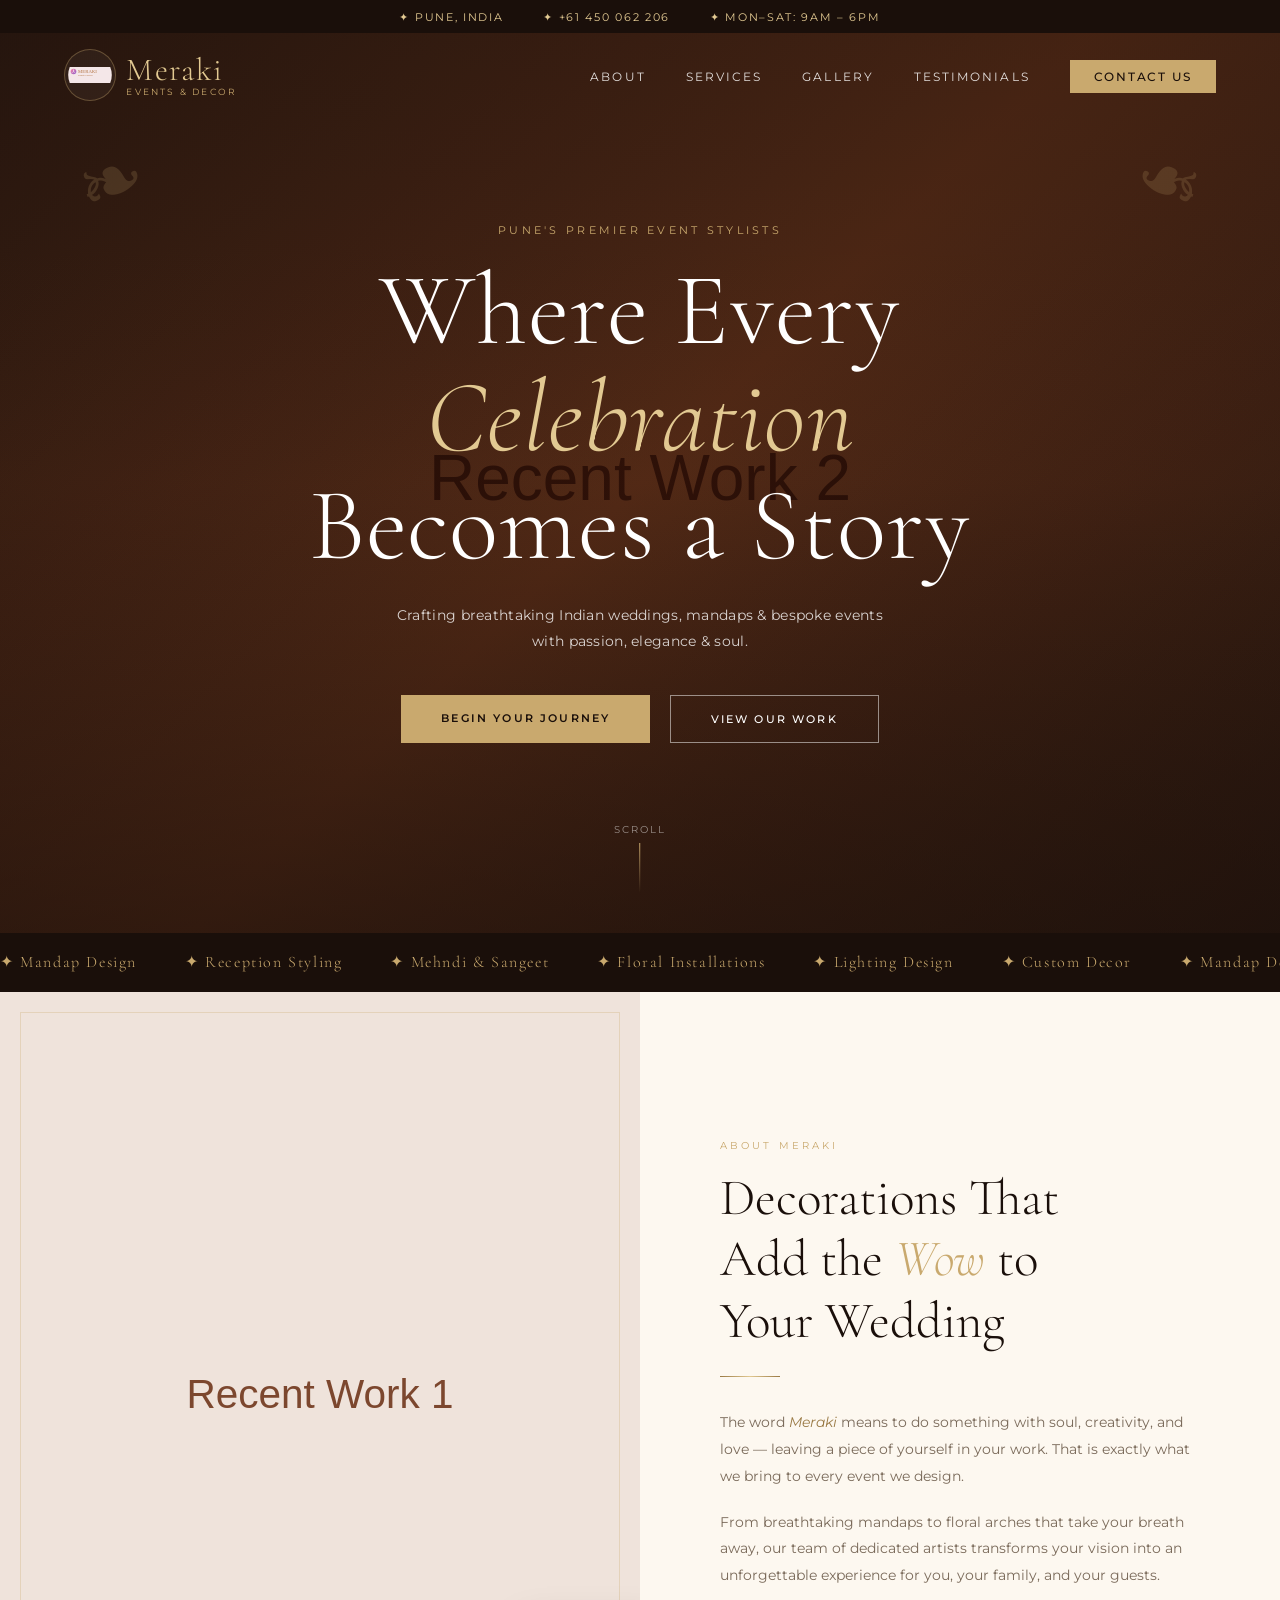
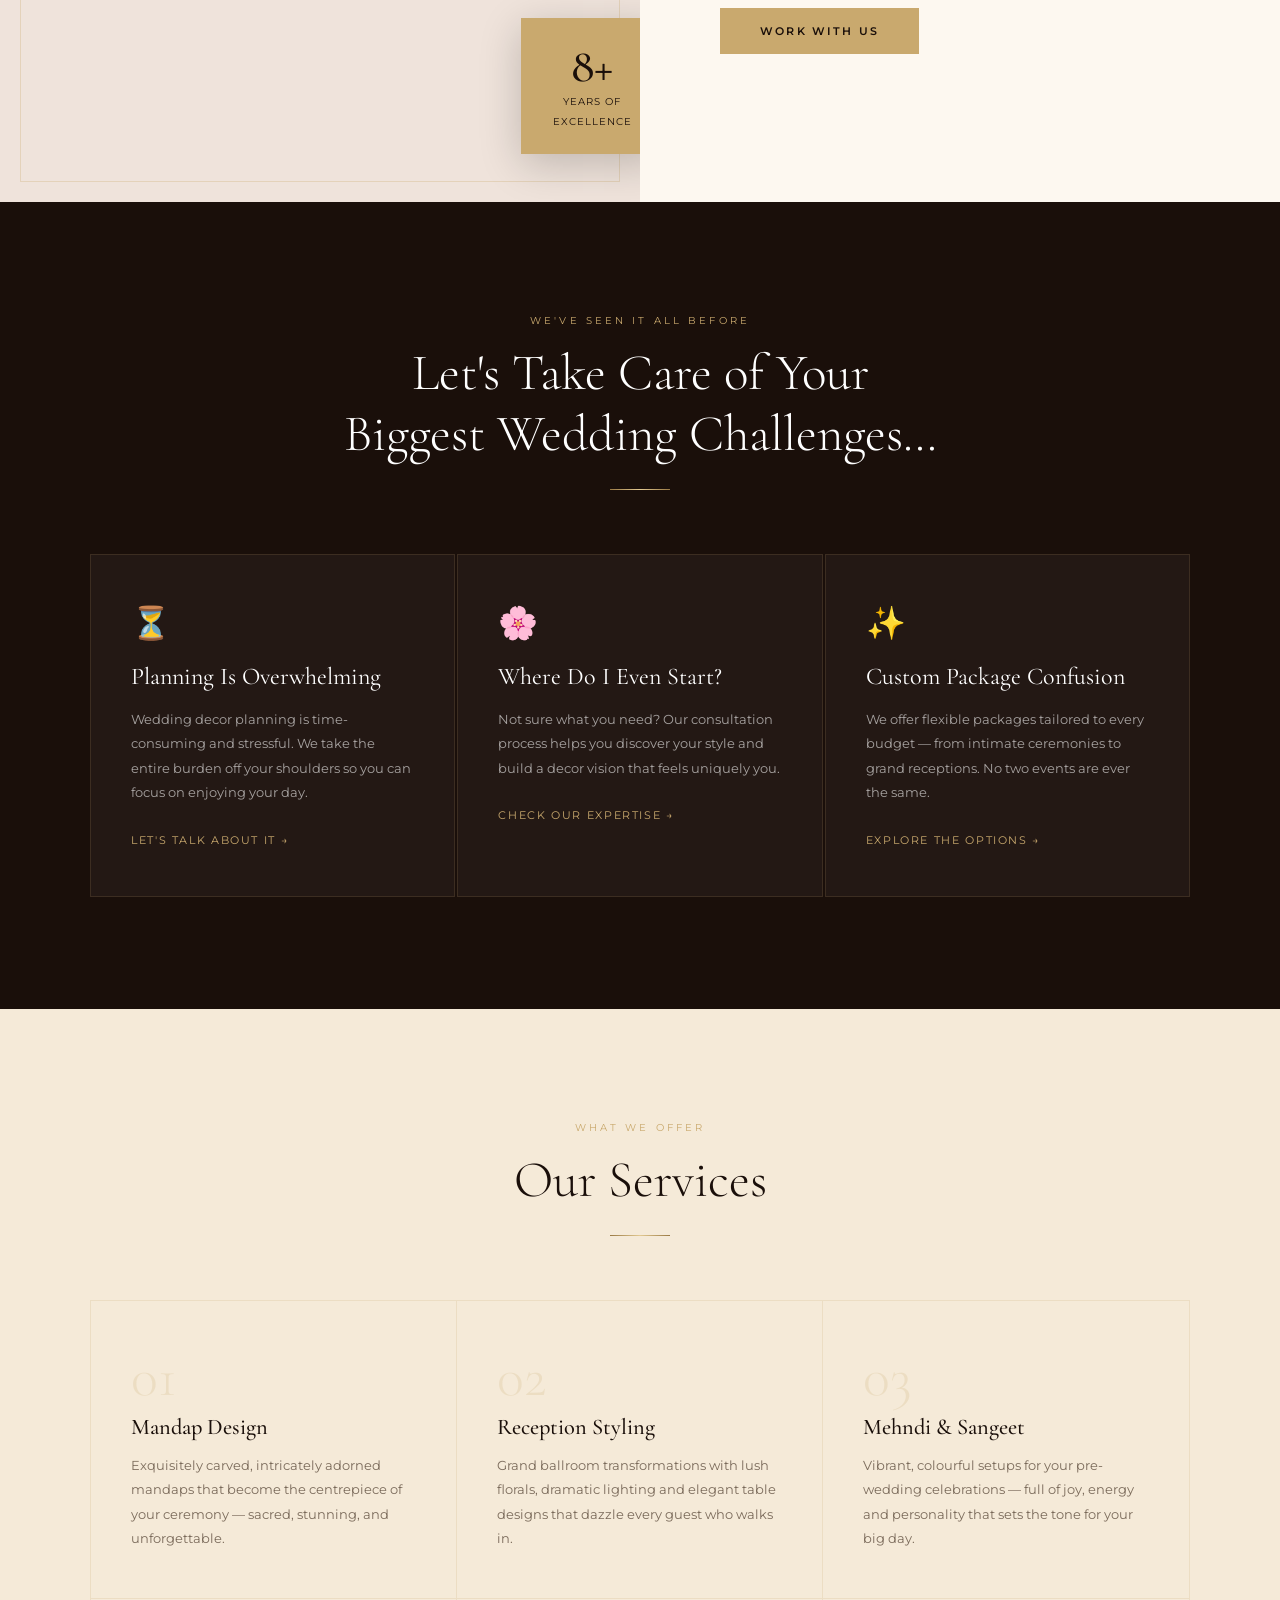
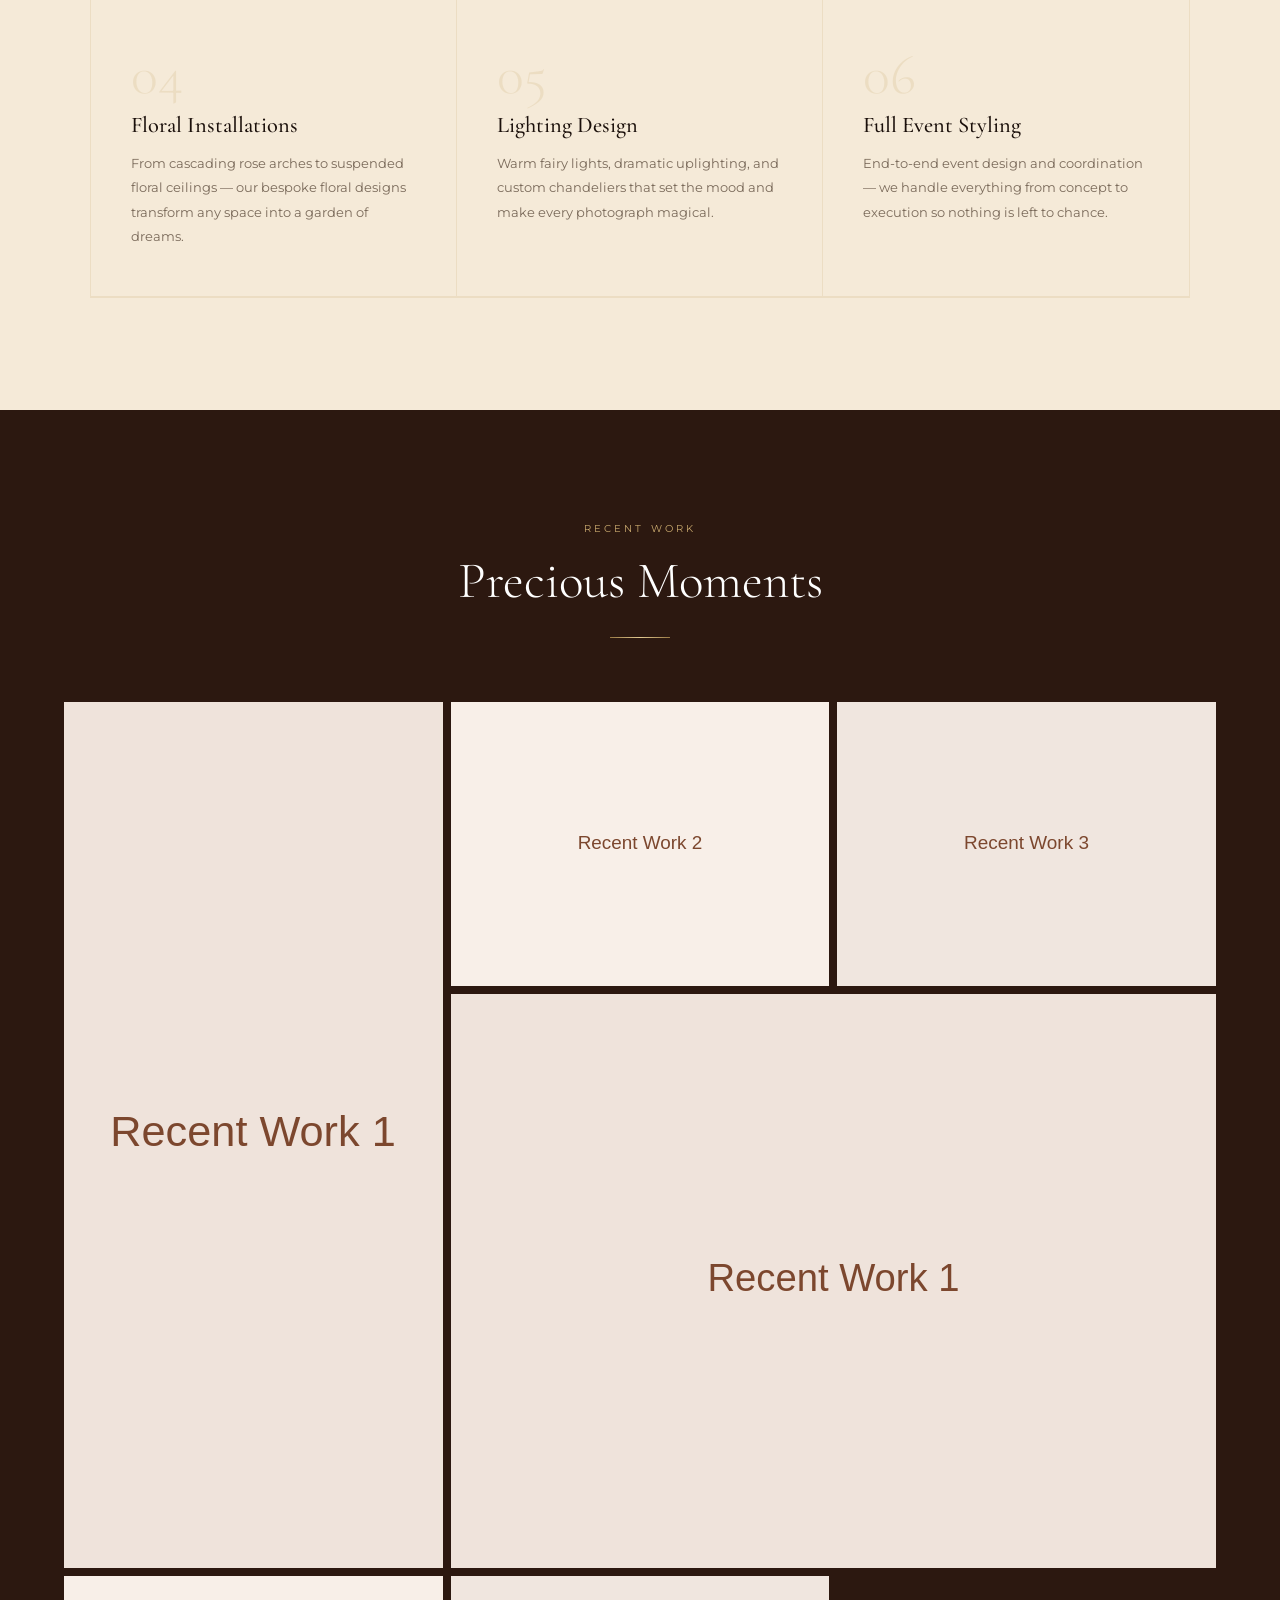
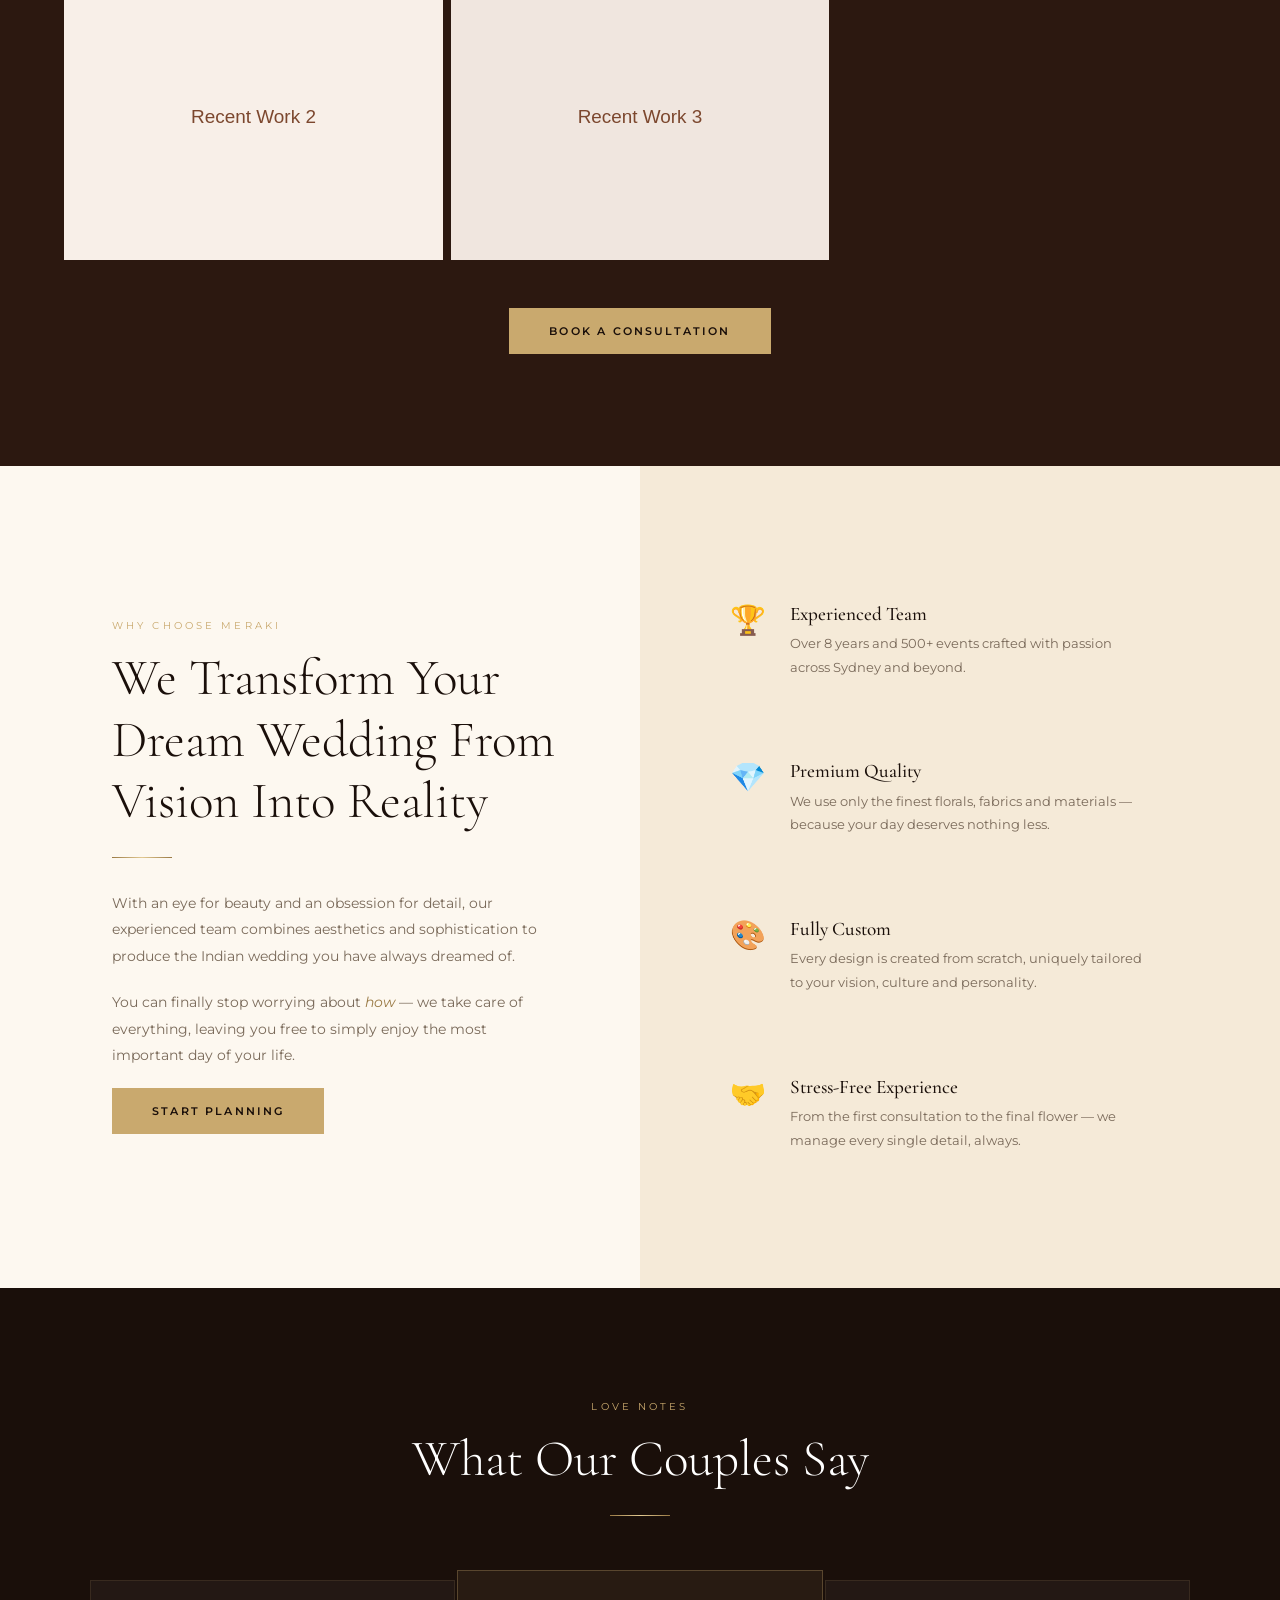
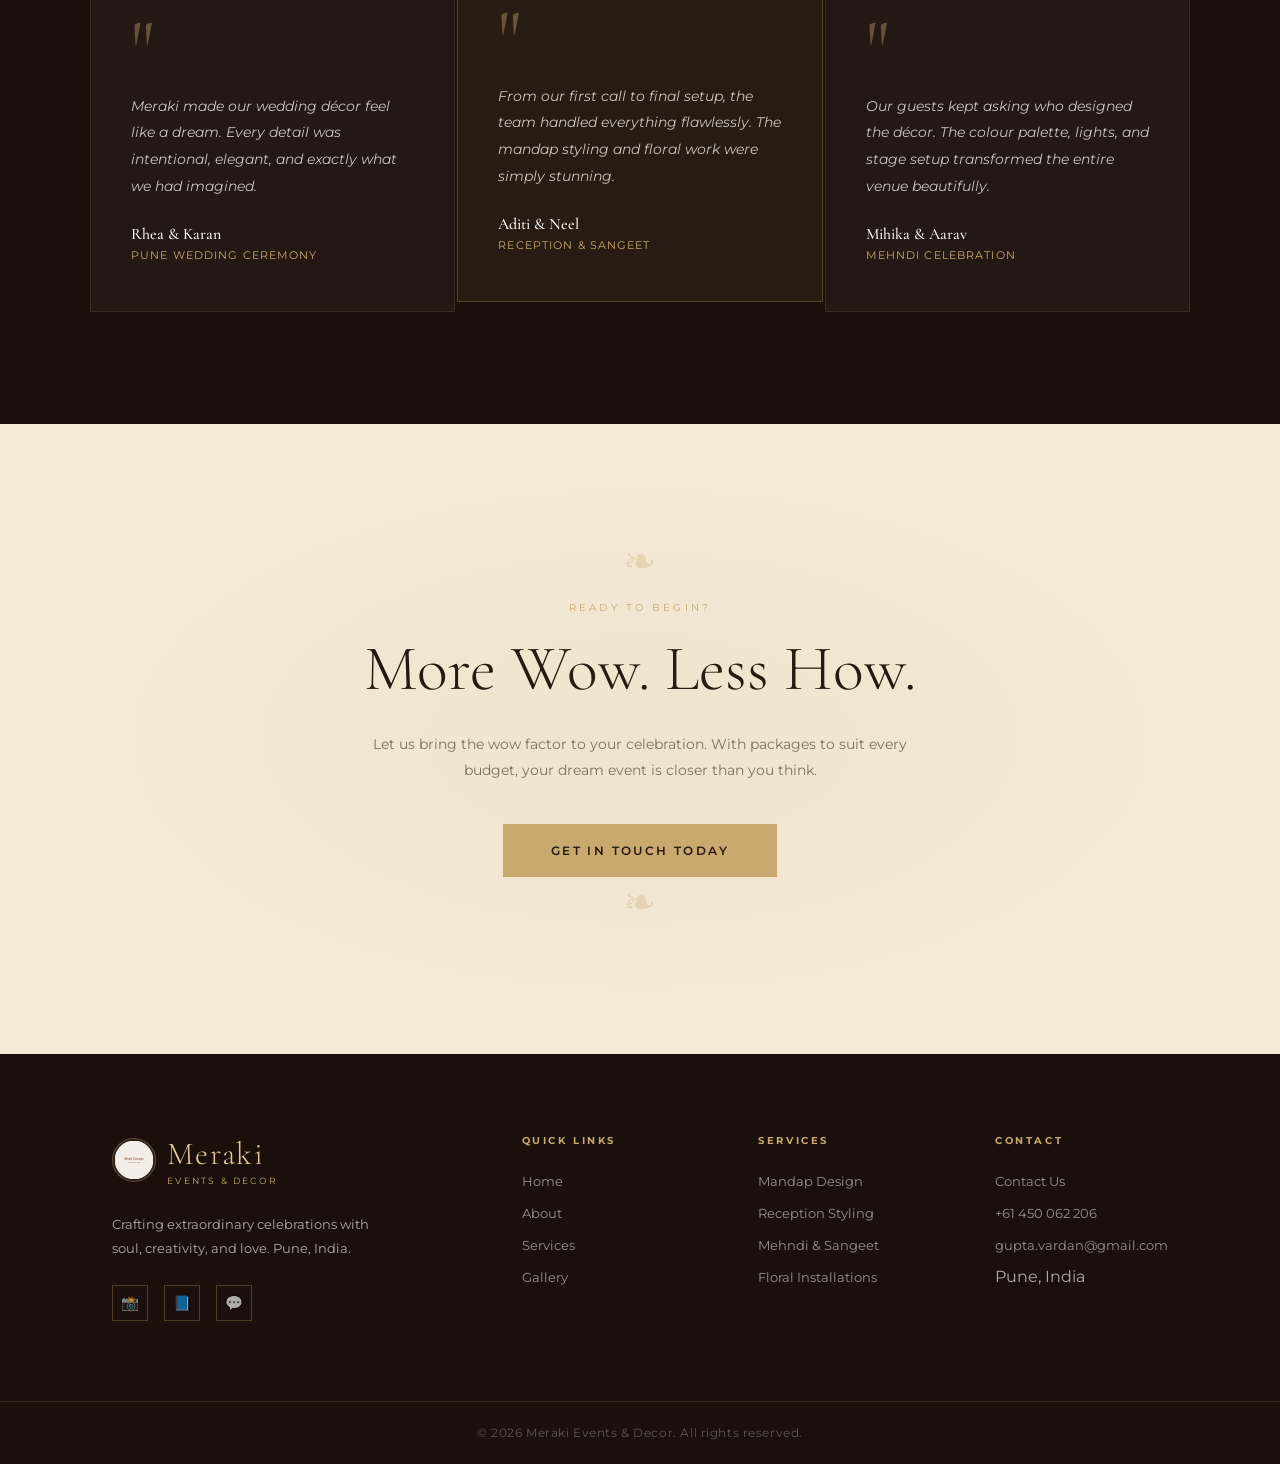
<file: index.html>
<!DOCTYPE html>
<html lang="en">
<head>
  <meta charset="UTF-8" />
  <meta name="viewport" content="width=device-width, initial-scale=1.0" />
  <title>Meraki Events & Decor – Where Love Meets Art</title>
  <link rel="preconnect" href="https://fonts.googleapis.com" />
  <link rel="preconnect" href="https://fonts.gstatic.com" crossorigin />
  <link href="https://fonts.googleapis.com/css2?family=Cormorant+Garamond:ital,wght@0,300;0,400;0,500;0,600;1,300;1,400&family=Montserrat:wght@300;400;500;600&display=swap" rel="stylesheet" />
  <link rel="stylesheet" href="styles.css" />
</head>
<body>

  <!-- TOP BAR -->
  <div class="topbar">
    <span>✦ Pune, India</span>
    <span>✦ <a href="tel:+61450062206">+61 450 062 206</a></span>
    <span>✦ Mon–Sat: 9AM – 6PM</span>
  </div>

  <!-- NAVIGATION -->
  <nav class="nav" id="nav">
    <a href="index.html" class="nav-logo" aria-label="Meraki Events & Decor Home">
      <img src="assets/meraki-logo.svg" alt="Meraki Events & Decor logo" class="brand-logo" />
      <span class="logo-stack">
        <span class="logo-meraki">Meraki</span>
        <span class="logo-sub">Events &amp; Decor</span>
      </span>
    </a>
    <button class="hamburger" id="hamburger" aria-label="Menu">
      <span></span><span></span><span></span>
    </button>
    <ul class="nav-links" id="nav-links">
      <li><a href="#about">About</a></li>
      <li><a href="#services">Services</a></li>
      <li><a href="#gallery">Gallery</a></li>
      <li><a href="#testimonials">Testimonials</a></li>
      <li><a href="contact.html" class="nav-cta">Contact Us</a></li>
    </ul>
  </nav>

  <!-- HERO -->
  <section class="hero">
    <div class="hero-bg">
      <div class="hero-overlay"></div>
    </div>
    <div class="hero-ornament top-left">❧</div>
    <div class="hero-ornament top-right">❧</div>
    <div class="hero-content">
      <p class="hero-eyebrow">Pune's Premier Event Stylists</p>
      <h1 class="hero-title">
        Where Every<br/>
        <em>Celebration</em><br/>
        Becomes a Story
      </h1>
      <p class="hero-sub">Crafting breathtaking Indian weddings, mandaps &amp; bespoke events with passion, elegance &amp; soul.</p>
      <div class="hero-btns">
        <a href="contact.html" class="btn-primary">Begin Your Journey</a>
        <a href="#gallery" class="btn-ghost">View Our Work</a>
      </div>
    </div>
    <div class="hero-scroll">
      <span>Scroll</span>
      <div class="scroll-line"></div>
    </div>
  </section>

  <!-- INTRO BAND -->
  <section class="intro-band">
    <div class="band-inner">
      <span>✦ Mandap Design</span>
      <span>✦ Reception Styling</span>
      <span>✦ Mehndi & Sangeet</span>
      <span>✦ Floral Installations</span>
      <span>✦ Lighting Design</span>
      <span>✦ Custom Decor</span>
    </div>
  </section>

  <!-- ABOUT -->
  <section class="about" id="about">
    <div class="about-img-col">
      <div class="about-img-frame">
        <img src="assets/work-1.svg" alt="Meraki Events Decor" onerror="this.style.background='linear-gradient(135deg,#c9a96e22,#8b1a1a22)';this.style.minHeight='480px';this.removeAttribute('onerror')" />
        <div class="about-img-badge">
          <span class="badge-num">8+</span>
          <span class="badge-txt">Years of<br/>Excellence</span>
        </div>
      </div>
    </div>
    <div class="about-text-col">
      <p class="section-eyebrow">About Meraki</p>
      <h2 class="section-title">Decorations That<br/>Add the <em>Wow</em> to<br/>Your Wedding</h2>
      <div class="gold-rule"></div>
      <p class="body-text">The word <em>Meraki</em> means to do something with soul, creativity, and love — leaving a piece of yourself in your work. That is exactly what we bring to every event we design.</p>
      <p class="body-text">From breathtaking mandaps to floral arches that take your breath away, our team of dedicated artists transforms your vision into an unforgettable experience for you, your family, and your guests.</p>
      <a href="contact.html" class="btn-primary">Work With Us</a>
    </div>
  </section>

  <!-- CHALLENGES -->
  <section class="challenges" id="challenges">
    <div class="challenges-header">
      <p class="section-eyebrow light">We've Seen It All Before</p>
      <h2 class="section-title light">Let's Take Care of Your<br/>Biggest Wedding Challenges…</h2>
      <div class="gold-rule center"></div>
    </div>
    <div class="challenges-grid">
      <div class="challenge-card" data-reveal>
        <div class="challenge-icon">⏳</div>
        <h3>Planning Is Overwhelming</h3>
        <p>Wedding decor planning is time-consuming and stressful. We take the entire burden off your shoulders so you can focus on enjoying your day.</p>
        <a href="contact.html" class="card-link">Let's talk about it →</a>
      </div>
      <div class="challenge-card" data-reveal>
        <div class="challenge-icon">🌸</div>
        <h3>Where Do I Even Start?</h3>
        <p>Not sure what you need? Our consultation process helps you discover your style and build a decor vision that feels uniquely you.</p>
        <a href="contact.html" class="card-link">Check our expertise →</a>
      </div>
      <div class="challenge-card" data-reveal>
        <div class="challenge-icon">✨</div>
        <h3>Custom Package Confusion</h3>
        <p>We offer flexible packages tailored to every budget — from intimate ceremonies to grand receptions. No two events are ever the same.</p>
        <a href="contact.html" class="card-link">Explore the options →</a>
      </div>
    </div>
  </section>

  <!-- SERVICES -->
  <section class="services" id="services">
    <div class="services-header">
      <p class="section-eyebrow">What We Offer</p>
      <h2 class="section-title">Our Services</h2>
      <div class="gold-rule center"></div>
    </div>
    <div class="services-grid">
      <div class="service-item" data-reveal>
        <div class="service-num">01</div>
        <h3>Mandap Design</h3>
        <p>Exquisitely carved, intricately adorned mandaps that become the centrepiece of your ceremony — sacred, stunning, and unforgettable.</p>
      </div>
      <div class="service-item" data-reveal>
        <div class="service-num">02</div>
        <h3>Reception Styling</h3>
        <p>Grand ballroom transformations with lush florals, dramatic lighting and elegant table designs that dazzle every guest who walks in.</p>
      </div>
      <div class="service-item" data-reveal>
        <div class="service-num">03</div>
        <h3>Mehndi & Sangeet</h3>
        <p>Vibrant, colourful setups for your pre-wedding celebrations — full of joy, energy and personality that sets the tone for your big day.</p>
      </div>
      <div class="service-item" data-reveal>
        <div class="service-num">04</div>
        <h3>Floral Installations</h3>
        <p>From cascading rose arches to suspended floral ceilings — our bespoke floral designs transform any space into a garden of dreams.</p>
      </div>
      <div class="service-item" data-reveal>
        <div class="service-num">05</div>
        <h3>Lighting Design</h3>
        <p>Warm fairy lights, dramatic uplighting, and custom chandeliers that set the mood and make every photograph magical.</p>
      </div>
      <div class="service-item" data-reveal>
        <div class="service-num">06</div>
        <h3>Full Event Styling</h3>
        <p>End-to-end event design and coordination — we handle everything from concept to execution so nothing is left to chance.</p>
      </div>
    </div>
  </section>

  <!-- GALLERY -->
  <section class="gallery" id="gallery">
    <div class="gallery-header">
      <p class="section-eyebrow light">Recent Work</p>
      <h2 class="section-title light">Precious Moments</h2>
      <div class="gold-rule center"></div>
    </div>
    <div class="gallery-grid">
      <div class="gallery-item tall" data-reveal>
        <img src="assets/work-1.svg" alt="Wedding decor" />
        <div class="gallery-caption">Grand Mandap</div>
      </div>
      <div class="gallery-item" data-reveal>
        <img src="assets/work-2.svg" alt="Floral arch" />
        <div class="gallery-caption">Floral Arch</div>
      </div>
      <div class="gallery-item" data-reveal>
        <img src="assets/work-3.svg" alt="Reception" />
        <div class="gallery-caption">Reception Hall</div>
      </div>
      <div class="gallery-item wide" data-reveal>
        <img src="assets/work-1.svg" alt="Sangeet decor" />
        <div class="gallery-caption">Sangeet Night</div>
      </div>
      <div class="gallery-item" data-reveal>
        <img src="assets/work-2.svg" alt="Mehndi setup" />
        <div class="gallery-caption">Mehndi Setup</div>
      </div>
      <div class="gallery-item" data-reveal>
        <img src="assets/work-3.svg" alt="Table styling" />
        <div class="gallery-caption">Table Styling</div>
      </div>
    </div>
    <div class="gallery-cta">
      <a href="contact.html" class="btn-primary">Book a Consultation</a>
    </div>
  </section>

  <!-- WHY US -->
  <section class="why-us" id="why">
    <div class="why-left">
      <p class="section-eyebrow">Why Choose Meraki</p>
      <h2 class="section-title">We Transform Your Dream Wedding From Vision Into Reality</h2>
      <div class="gold-rule"></div>
      <p class="body-text">With an eye for beauty and an obsession for detail, our experienced team combines aesthetics and sophistication to produce the Indian wedding you have always dreamed of.</p>
      <p class="body-text">You can finally stop worrying about <em>how</em> — we take care of everything, leaving you free to simply enjoy the most important day of your life.</p>
      <a href="contact.html" class="btn-primary">Start Planning</a>
    </div>
    <div class="why-right">
      <div class="why-feat" data-reveal>
        <div class="why-feat-icon">🏆</div>
        <div>
          <h4>Experienced Team</h4>
          <p>Over 8 years and 500+ events crafted with passion across Sydney and beyond.</p>
        </div>
      </div>
      <div class="why-feat" data-reveal>
        <div class="why-feat-icon">💎</div>
        <div>
          <h4>Premium Quality</h4>
          <p>We use only the finest florals, fabrics and materials — because your day deserves nothing less.</p>
        </div>
      </div>
      <div class="why-feat" data-reveal>
        <div class="why-feat-icon">🎨</div>
        <div>
          <h4>Fully Custom</h4>
          <p>Every design is created from scratch, uniquely tailored to your vision, culture and personality.</p>
        </div>
      </div>
      <div class="why-feat" data-reveal>
        <div class="why-feat-icon">🤝</div>
        <div>
          <h4>Stress-Free Experience</h4>
          <p>From the first consultation to the final flower — we manage every single detail, always.</p>
        </div>
      </div>
    </div>
  </section>

  <!-- TESTIMONIALS -->
  <section class="testimonials" id="testimonials">
    <div class="testimonials-header">
      <p class="section-eyebrow light">Love Notes</p>
      <h2 class="section-title light">What Our Couples Say</h2>
      <div class="gold-rule center"></div>
    </div>
    <div class="testi-grid">
      <div class="testi-card" data-reveal>
        <div class="quote-mark">"</div>
        <p>Meraki made our wedding décor feel like a dream. Every detail was intentional, elegant, and exactly what we had imagined.</p>
        <div class="testi-author">
          <strong>Rhea & Karan</strong>
          <span>Pune Wedding Ceremony</span>
        </div>
      </div>
      <div class="testi-card featured" data-reveal>
        <div class="quote-mark">"</div>
        <p>From our first call to final setup, the team handled everything flawlessly. The mandap styling and floral work were simply stunning.</p>
        <div class="testi-author">
          <strong>Aditi & Neel</strong>
          <span>Reception & Sangeet</span>
        </div>
      </div>
      <div class="testi-card" data-reveal>
        <div class="quote-mark">"</div>
        <p>Our guests kept asking who designed the décor. The colour palette, lights, and stage setup transformed the entire venue beautifully.</p>
        <div class="testi-author">
          <strong>Mihika & Aarav</strong>
          <span>Mehndi Celebration</span>
        </div>
      </div>
    </div>
  </section>

  <!-- CTA BANNER -->
  <section class="cta-banner">
    <div class="cta-ornament">❧</div>
    <p class="section-eyebrow light">Ready to Begin?</p>
    <h2 class="cta-title">More Wow. Less How.</h2>
    <p class="cta-sub">Let us bring the wow factor to your celebration. With packages to suit every budget, your dream event is closer than you think.</p>
    <a href="contact.html" class="btn-primary large">Get in Touch Today</a>
    <div class="cta-ornament">❧</div>
  </section>

  <!-- FOOTER -->
  <footer class="footer">
    <div class="footer-top">
      <div class="footer-brand">
        <a href="index.html" class="footer-logo" aria-label="Meraki Events & Decor Home">
          <img src="assets/logo.svg" alt="Meraki logo mark" class="footer-logo-mark" />
          <span class="logo-stack">
            <span class="logo-meraki">Meraki</span>
            <span class="logo-sub">Events &amp; Decor</span>
          </span>
        </a>
        <p>Crafting extraordinary celebrations with soul, creativity, and love. Pune, India.</p>
        <div class="social-links">
          <a href="https://instagram.com" target="_blank" rel="noopener" aria-label="Instagram">📸</a>
          <a href="https://www.facebook.com/MerakiConceptsEvents/" target="_blank" rel="noopener" aria-label="Facebook">📘</a>
          <a href="https://wa.me/61450062206" target="_blank" rel="noopener" aria-label="WhatsApp">💬</a>
        </div>
      </div>
      <div class="footer-col">
        <h5>Quick Links</h5>
        <ul>
          <li><a href="index.html">Home</a></li>
          <li><a href="#about">About</a></li>
          <li><a href="#services">Services</a></li>
          <li><a href="#gallery">Gallery</a></li>
        </ul>
      </div>
      <div class="footer-col">
        <h5>Services</h5>
        <ul>
          <li><a href="#services">Mandap Design</a></li>
          <li><a href="#services">Reception Styling</a></li>
          <li><a href="#services">Mehndi & Sangeet</a></li>
          <li><a href="#services">Floral Installations</a></li>
        </ul>
      </div>
      <div class="footer-col">
        <h5>Contact</h5>
        <ul>
          <li><a href="contact.html">Contact Us</a></li>
          <li><a href="tel:+61450062206">+61 450 062 206</a></li>
          <li><a href="mailto:gupta.vardan@gmail.com">gupta.vardan@gmail.com</a></li>
          <li>Pune, India</li>
        </ul>
      </div>
    </div>
    <div class="footer-bottom">
      <p>© 2026 Meraki Events & Decor. All rights reserved.</p>
    </div>
  </footer>

  <script src="script.js"></script>
</body>
</html>
</file>
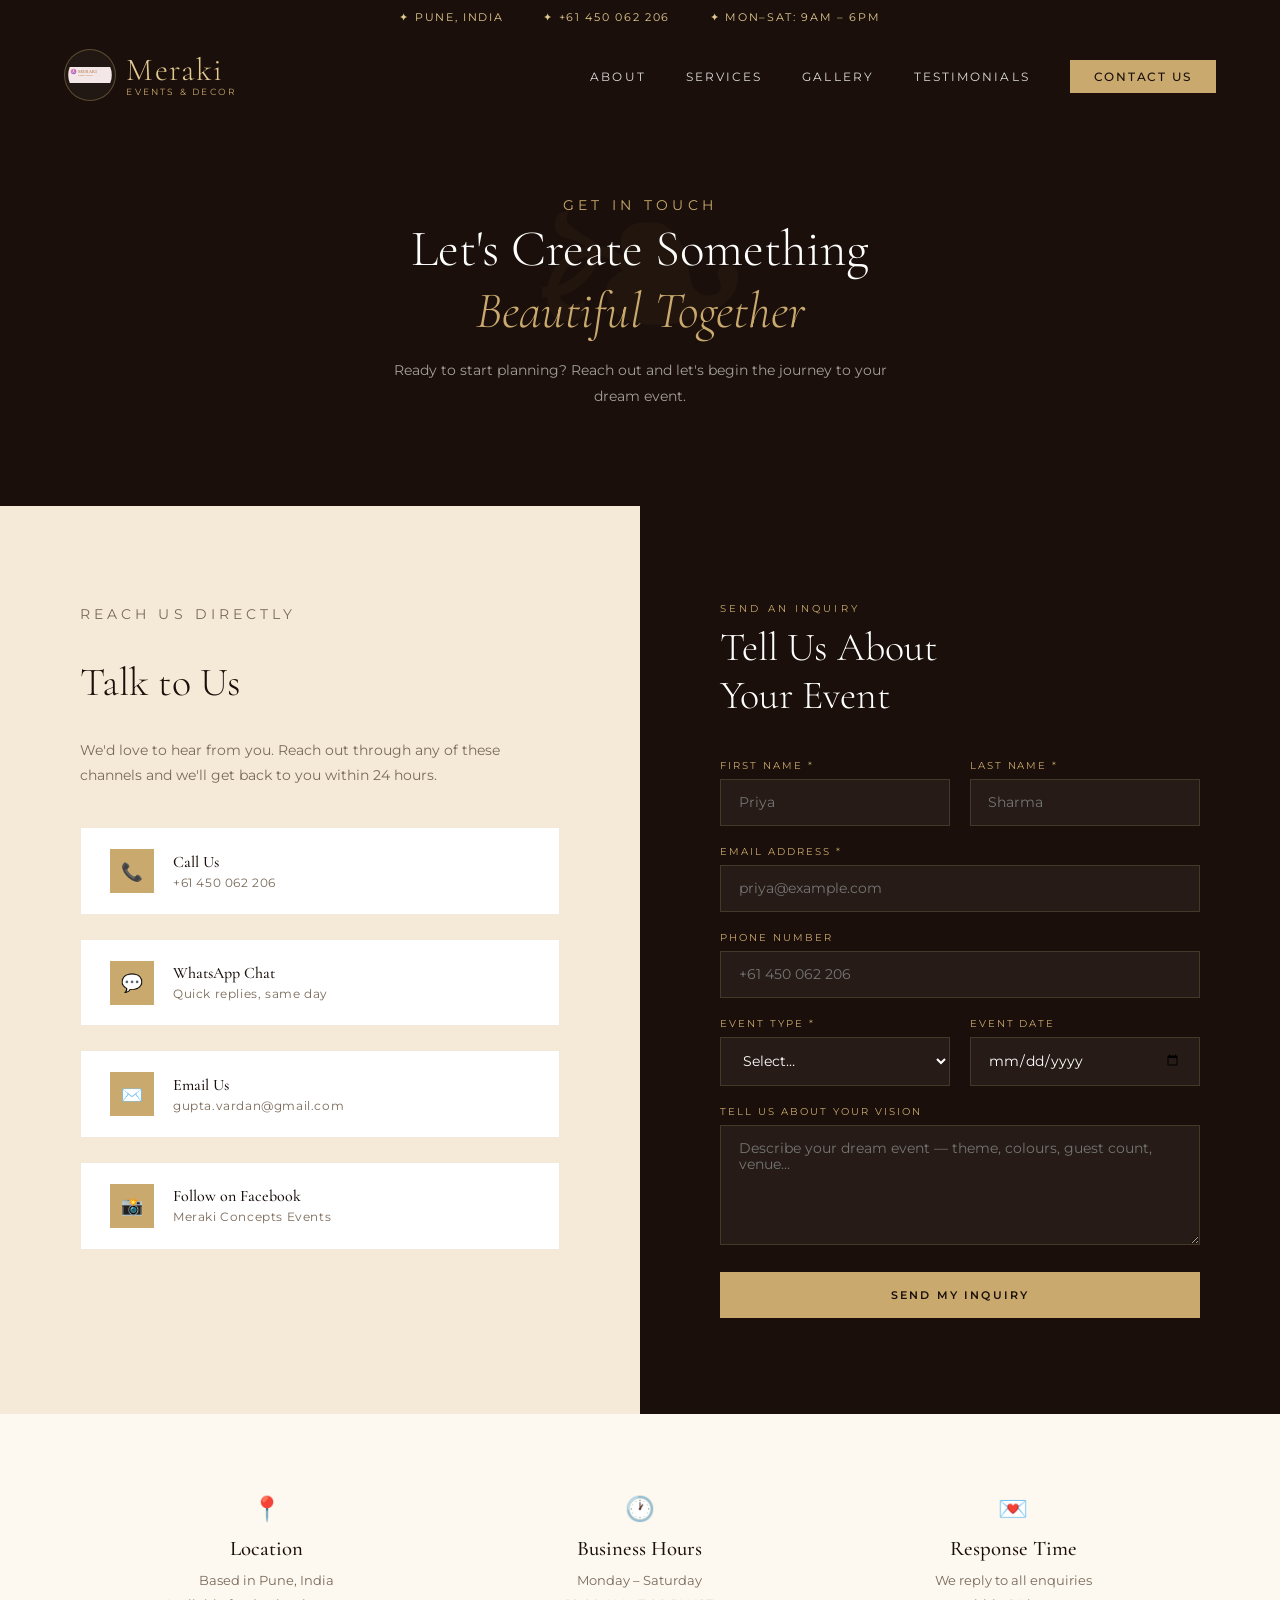
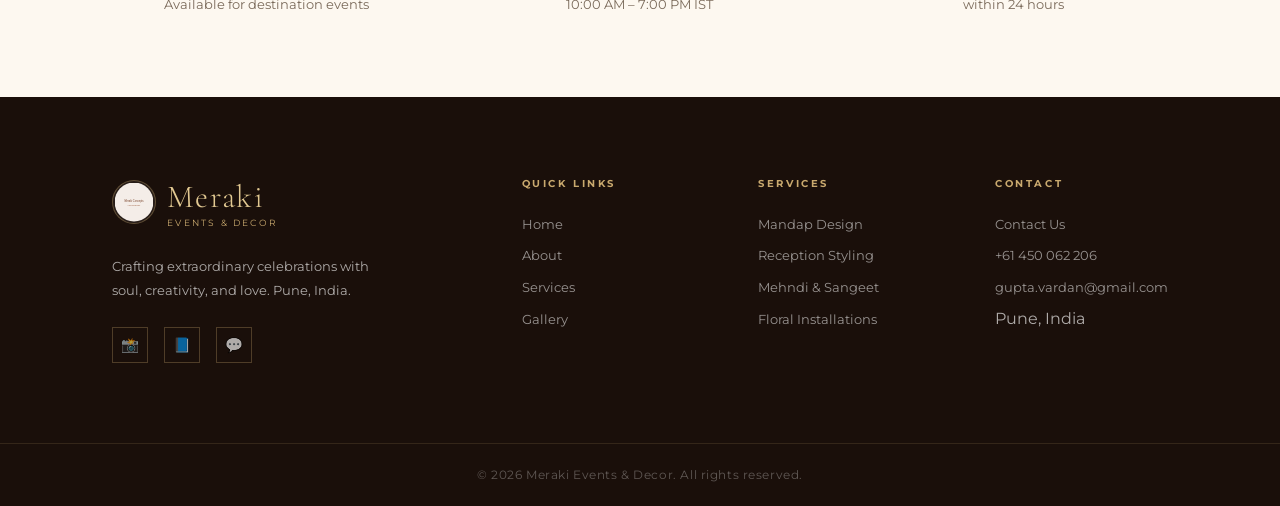
<file: contact.html>
<!DOCTYPE html>
<html lang="en">
<head>
  <meta charset="UTF-8" />
  <meta name="viewport" content="width=device-width, initial-scale=1.0" />
  <title>Contact – Meraki Events & Decor</title>
  <link rel="preconnect" href="https://fonts.googleapis.com" />
  <link rel="preconnect" href="https://fonts.gstatic.com" crossorigin />
  <link href="https://fonts.googleapis.com/css2?family=Cormorant+Garamond:ital,wght@0,300;0,400;0,500;0,600;1,300;1,400&family=Montserrat:wght@300;400;500;600&display=swap" rel="stylesheet" />
  <link rel="stylesheet" href="styles.css" />
  <style>
    /* ===========================
       CONTACT PAGE SPECIFIC
       =========================== */
    .contact-hero {
      background: var(--deep);
      padding: 10rem 4rem 6rem;
      text-align: center;
      position: relative;
      overflow: hidden;
    }
    .contact-hero::before {
      content: '❧';
      position: absolute;
      font-size: 18rem;
      color: var(--gold);
      opacity: 0.04;
      top: 50%;
      left: 50%;
      transform: translate(-50%, -50%);
      pointer-events: none;
    }
    .contact-hero .section-title.light { margin-bottom: 1rem; }
    .contact-hero p {
      color: rgba(255,255,255,0.6);
      font-size: 0.9rem;
      line-height: 1.8;
      max-width: 500px;
      margin: 0 auto;
    }

    .contact-body {
      display: grid;
      grid-template-columns: 1fr 1fr;
      min-height: 80vh;
    }

    /* LEFT — Direct Actions */
    .contact-actions {
      background: var(--cream-warm);
      padding: 6rem 5rem;
      display: flex;
      flex-direction: column;
      gap: 1.5rem;
    }
    .contact-actions .section-eyebrow { margin-bottom: 0.5rem; }
    .contact-actions h2 {
      font-family: var(--font-display);
      font-size: 2.5rem;
      font-weight: 300;
      color: var(--deep);
      margin-bottom: 0.5rem;
    }
    .contact-actions > p {
      font-size: 0.85rem;
      line-height: 1.8;
      color: var(--text-light);
      margin-bottom: 1rem;
    }

    .action-btn {
      display: flex;
      align-items: center;
      gap: 1.2rem;
      padding: 1.3rem 1.8rem;
      border: 1px solid rgba(201,169,110,0.25);
      background: var(--white);
      text-decoration: none;
      color: var(--deep);
      transition: border-color 0.3s, background 0.3s, transform 0.3s;
    }
    .action-btn:hover {
      border-color: var(--gold);
      background: var(--cream);
      transform: translateX(4px);
    }
    .action-icon {
      width: 44px;
      height: 44px;
      background: var(--gold);
      display: flex;
      align-items: center;
      justify-content: center;
      font-size: 1.1rem;
      flex-shrink: 0;
    }
    .action-text strong {
      display: block;
      font-family: var(--font-display);
      font-size: 1rem;
      font-weight: 500;
      color: var(--deep);
    }
    .action-text span {
      font-size: 0.75rem;
      color: var(--text-light);
      letter-spacing: 0.05em;
    }

    .contact-divider {
      display: flex;
      align-items: center;
      gap: 1rem;
      margin: 0.5rem 0;
    }
    .contact-divider::before,
    .contact-divider::after {
      content: '';
      flex: 1;
      height: 1px;
      background: rgba(201,169,110,0.25);
    }
    .contact-divider span {
      font-size: 0.65rem;
      letter-spacing: 0.2em;
      text-transform: uppercase;
      color: var(--text-light);
    }

    /* RIGHT — Inquiry Form */
    .contact-form-col {
      background: var(--deep);
      padding: 6rem 5rem;
    }
    .contact-form-col .section-eyebrow { color: var(--gold); margin-bottom: 0.5rem; }
    .contact-form-col h2 {
      font-family: var(--font-display);
      font-size: 2.5rem;
      font-weight: 300;
      color: var(--white);
      margin-bottom: 2.5rem;
    }

    .inquiry-form { display: flex; flex-direction: column; gap: 1.2rem; }

    .form-row { display: grid; grid-template-columns: 1fr 1fr; gap: 1.2rem; }

    .form-field { display: flex; flex-direction: column; gap: 0.5rem; }
    .form-field label {
      font-size: 0.62rem;
      letter-spacing: 0.2em;
      text-transform: uppercase;
      color: var(--gold);
    }
    .form-field input,
    .form-field select,
    .form-field textarea {
      background: rgba(255,255,255,0.05);
      border: 1px solid rgba(201,169,110,0.2);
      color: var(--white);
      font-family: var(--font-body);
      font-size: 0.85rem;
      padding: 0.9rem 1.1rem;
      outline: none;
      transition: border-color 0.3s, background 0.3s;
      width: 100%;
    }
    .form-field input:focus,
    .form-field select:focus,
    .form-field textarea:focus {
      border-color: var(--gold);
      background: rgba(255,255,255,0.08);
    }
    .form-field select option { background: var(--deep-mid); color: var(--white); }
    .form-field textarea { resize: vertical; min-height: 120px; }

    .form-submit { margin-top: 0.5rem; }
    .form-submit .btn-primary { width: 100%; text-align: center; border: none; cursor: pointer; font-family: var(--font-body); }

    /* Hours & Address */
    .contact-info {
      background: var(--cream);
      padding: 5rem 7rem;
      display: grid;
      grid-template-columns: repeat(3, 1fr);
      gap: 4rem;
      text-align: center;
    }
    .info-block h4 {
      font-family: var(--font-display);
      font-size: 1.3rem;
      font-weight: 500;
      color: var(--deep);
      margin-bottom: 0.5rem;
    }
    .info-block p {
      font-size: 0.83rem;
      line-height: 1.8;
      color: var(--text-light);
    }
    .info-block .info-icon {
      font-size: 1.5rem;
      margin-bottom: 0.8rem;
    }

    @media (max-width: 768px) {
      .contact-body { grid-template-columns: 1fr; }
      .contact-actions,
      .contact-form-col { padding: 4rem 1.5rem; }
      .contact-info { grid-template-columns: 1fr; padding: 4rem 1.5rem; }
      .form-row { grid-template-columns: 1fr; }
    }
  </style>
</head>
<body>

  <!-- TOPBAR -->
  <div class="topbar">
    <span>✦ Pune, India</span>
    <span>✦ <a href="tel:+61450062206">+61 450 062 206</a></span>
    <span>✦ Mon–Sat: 9AM – 6PM</span>
  </div>

  <!-- NAV -->
  <nav class="nav scrolled" id="nav">
    <a href="index.html" class="nav-logo" aria-label="Meraki Events & Decor Home">
      <img src="assets/meraki-logo.svg" alt="Meraki Events & Decor logo" class="brand-logo" />
      <span class="logo-stack">
        <span class="logo-meraki">Meraki</span>
        <span class="logo-sub">Events &amp; Decor</span>
      </span>
    </a>
    <button class="hamburger" id="hamburger" aria-label="Menu">
      <span></span><span></span><span></span>
    </button>
    <ul class="nav-links" id="nav-links">
      <li><a href="index.html#about">About</a></li>
      <li><a href="index.html#services">Services</a></li>
      <li><a href="index.html#gallery">Gallery</a></li>
      <li><a href="index.html#testimonials">Testimonials</a></li>
      <li><a href="contact.html" class="nav-cta">Contact Us</a></li>
    </ul>
  </nav>

  <!-- CONTACT HERO -->
  <section class="contact-hero">
    <p class="section-eyebrow light">Get In Touch</p>
    <h2 class="section-title light">Let's Create Something<br/><em>Beautiful Together</em></h2>
    <p>Ready to start planning? Reach out and let's begin the journey to your dream event.</p>
  </section>

  <!-- CONTACT BODY -->
  <div class="contact-body">

    <!-- LEFT: Direct Actions -->
    <div class="contact-actions">
      <p class="section-eyebrow">Reach Us Directly</p>
      <h2>Talk to Us</h2>
      <p>We'd love to hear from you. Reach out through any of these channels and we'll get back to you within 24 hours.</p>

      <a href="tel:+61450062206" class="action-btn">
        <div class="action-icon">📞</div>
        <div class="action-text">
          <strong>Call Us</strong>
          <span>+61 450 062 206</span>
        </div>
      </a>

      <a href="https://wa.me/61450062206" target="_blank" class="action-btn">
        <div class="action-icon">💬</div>
        <div class="action-text">
          <strong>WhatsApp Chat</strong>
          <span>Quick replies, same day</span>
        </div>
      </a>

      <a href="mailto:gupta.vardan@gmail.com" class="action-btn">
        <div class="action-icon">✉️</div>
        <div class="action-text">
          <strong>Email Us</strong>
          <span>gupta.vardan@gmail.com</span>
        </div>
      </a>

      <a href="https://www.facebook.com/MerakiConceptsEvents/" target="_blank" class="action-btn">
        <div class="action-icon">📸</div>
        <div class="action-text">
          <strong>Follow on Facebook</strong>
          <span>Meraki Concepts Events</span>
        </div>
      </a>
    </div>

    <!-- RIGHT: Inquiry Form -->
    <div class="contact-form-col">
      <p class="section-eyebrow">Send an Inquiry</p>
      <h2>Tell Us About<br/>Your Event</h2>

      <form
        class="inquiry-form"
        action="https://formsubmit.co/gupta.vardan@gmail.com"
        method="POST"
      >
        <input type="hidden" name="_captcha" value="false" />
        <input type="hidden" name="_subject" value="New Meraki Inquiry" />
        <input type="hidden" name="_next" value="contact.html?sent=true" />

        <div class="form-row">
          <div class="form-field">
            <label>First Name *</label>
            <input type="text" name="first_name" placeholder="Priya" required />
          </div>
          <div class="form-field">
            <label>Last Name *</label>
            <input type="text" name="last_name" placeholder="Sharma" required />
          </div>
        </div>

        <div class="form-field">
          <label>Email Address *</label>
          <input type="email" name="email" placeholder="priya@example.com" required />
        </div>

        <div class="form-field">
          <label>Phone Number</label>
          <input type="tel" name="phone" placeholder="+61 450 062 206" />
        </div>

        <div class="form-row">
          <div class="form-field">
            <label>Event Type *</label>
            <select name="event_type" required>
              <option value="">Select…</option>
              <option>Wedding Ceremony</option>
              <option>Reception</option>
              <option>Mehndi / Sangeet</option>
              <option>Engagement</option>
              <option>Corporate Event</option>
              <option>Other</option>
            </select>
          </div>
          <div class="form-field">
            <label>Event Date</label>
            <input type="date" name="event_date" />
          </div>
        </div>

        <div class="form-field">
          <label>Tell Us About Your Vision</label>
          <textarea name="message" placeholder="Describe your dream event — theme, colours, guest count, venue…"></textarea>
        </div>

        <div class="form-submit">
          <button type="submit" class="btn-primary">Send My Inquiry</button>
        </div>
      </form>
    </div>
  </div>

  <!-- INFO STRIP -->
  <div class="contact-info">
    <div class="info-block">
      <div class="info-icon">📍</div>
      <h4>Location</h4>
      <p>Based in Pune, India<br/>Available for destination events</p>
    </div>
    <div class="info-block">
      <div class="info-icon">🕐</div>
      <h4>Business Hours</h4>
      <p>Monday – Saturday<br/>10:00 AM – 7:00 PM IST</p>
    </div>
    <div class="info-block">
      <div class="info-icon">💌</div>
      <h4>Response Time</h4>
      <p>We reply to all enquiries<br/>within 24 hours</p>
    </div>
  </div>

  <!-- FOOTER -->
  <footer class="footer">
    <div class="footer-top">
      <div class="footer-brand">
        <a href="index.html" class="footer-logo" aria-label="Meraki Events & Decor Home">
          <img src="assets/logo.svg" alt="Meraki logo mark" class="footer-logo-mark" />
          <span class="logo-stack">
            <span class="logo-meraki">Meraki</span>
            <span class="logo-sub">Events &amp; Decor</span>
          </span>
        </a>
        <p>Crafting extraordinary celebrations with soul, creativity, and love. Pune, India.</p>
        <div class="social-links">
          <a href="https://instagram.com" target="_blank" rel="noopener" aria-label="Instagram">📸</a>
          <a href="https://www.facebook.com/MerakiConceptsEvents/" target="_blank" rel="noopener" aria-label="Facebook">📘</a>
          <a href="https://wa.me/61450062206" target="_blank" rel="noopener" aria-label="WhatsApp">💬</a>
        </div>
      </div>
      <div class="footer-col">
        <h5>Quick Links</h5>
        <ul>
          <li><a href="index.html">Home</a></li>
          <li><a href="index.html#about">About</a></li>
          <li><a href="index.html#services">Services</a></li>
          <li><a href="index.html#gallery">Gallery</a></li>
        </ul>
      </div>
      <div class="footer-col">
        <h5>Services</h5>
        <ul>
          <li><a href="index.html#services">Mandap Design</a></li>
          <li><a href="index.html#services">Reception Styling</a></li>
          <li><a href="index.html#services">Mehndi & Sangeet</a></li>
          <li><a href="index.html#services">Floral Installations</a></li>
        </ul>
      </div>
      <div class="footer-col">
        <h5>Contact</h5>
        <ul>
          <li><a href="contact.html">Contact Us</a></li>
          <li><a href="tel:+61450062206">+61 450 062 206</a></li>
          <li><a href="mailto:gupta.vardan@gmail.com">gupta.vardan@gmail.com</a></li>
          <li>Pune, India</li>
        </ul>
      </div>
    </div>
    <div class="footer-bottom">
      <p>© 2026 Meraki Events & Decor. All rights reserved.</p>
    </div>
  </footer>

  <script src="script.js"></script>
  <script>
    // Show success message if redirected after form submit
    if (window.location.search.includes('sent=true')) {
      const form = document.querySelector('.inquiry-form');
      if (form) {
        form.innerHTML = `
          <div style="text-align:center;padding:3rem 0;">
            <div style="font-size:3rem;margin-bottom:1rem;">✦</div>
            <h3 style="font-family:var(--font-display);font-size:2rem;font-weight:300;color:var(--white);margin-bottom:1rem;">Thank You!</h3>
            <p style="color:rgba(255,255,255,0.65);line-height:1.8;">Your inquiry has been sent. We'll be in touch within 24 hours to begin planning your beautiful day.</p>
          </div>`;
      }
    }
  </script>
</body>
</html>
</file>
<file: styles.css>
/* ===========================
   MERAKI EVENTS & DECOR
   Luxury Wedding Styling
   =========================== */

   :root {
    --gold: #c9a96e;
    --gold-light: #e2c992;
    --gold-dark: #9a7a45;
    --deep: #1a0f0a;
    --deep-mid: #2c1810;
    --cream: #fdf8f0;
    --cream-warm: #f5ead8;
    --text: #3a2a20;
    --text-light: #7a6a5a;
    --white: #ffffff;
    --font-display: 'Cormorant Garamond', serif;
    --font-body: 'Montserrat', sans-serif;
    --transition: 0.4s cubic-bezier(0.25, 0.46, 0.45, 0.94);
  }
  
  *, *::before, *::after { box-sizing: border-box; margin: 0; padding: 0; }
  
  html { scroll-behavior: smooth; }
  
  body {
    font-family: var(--font-body);
    background: var(--cream);
    color: var(--text);
    overflow-x: hidden;
  }
  
  img { display: block; max-width: 100%; }
  a { text-decoration: none; color: inherit; }
  
  /* ===========================
     TOPBAR
     =========================== */
  .topbar {
    background: var(--deep);
    color: var(--gold-light);
    font-family: var(--font-body);
    font-size: 0.7rem;
    letter-spacing: 0.15em;
    text-transform: uppercase;
    display: flex;
    justify-content: center;
    gap: 2.5rem;
    padding: 0.6rem 2rem;
  }
  .topbar a { color: var(--gold-light); transition: color var(--transition); }
  .topbar a:hover { color: var(--white); }
  
  /* ===========================
     NAVIGATION
     =========================== */
  .nav {
    position: fixed;
    top: 0;
    width: 100%;
    z-index: 1000;
    display: flex;
    align-items: center;
    justify-content: space-between;
    padding: 1.2rem 4rem;
    transition: background var(--transition), box-shadow var(--transition), padding var(--transition);
    background: transparent;
    margin-top: 30px; /* offset topbar */
  }
  .nav.scrolled {
    background: var(--deep);
    box-shadow: 0 2px 30px rgba(0,0,0,0.3);
    padding: 0.8rem 4rem;
    margin-top: 0;
  }
  
  .nav-logo {
    display: flex;
    align-items: center;
    gap: 0.65rem;
    line-height: 1;
  }
  .brand-logo {
    width: 52px;
    height: 52px;
    object-fit: contain;
    border-radius: 999px;
    border: 1px solid rgba(201,169,110,0.35);
    background: rgba(255,255,255,0.04);
    padding: 0.2rem;
    flex-shrink: 0;
  }
  .logo-stack {
    display: flex;
    flex-direction: column;
  }
  .logo-meraki {
    font-family: var(--font-display);
    font-size: 2rem;
    font-weight: 300;
    color: var(--gold-light);
    letter-spacing: 0.04em;
  }
  .logo-sub {
    font-family: var(--font-body);
    font-size: 0.55rem;
    letter-spacing: 0.25em;
    text-transform: uppercase;
    color: var(--gold);
    margin-top: 0.1rem;
  }
  
  .nav-links {
    list-style: none;
    display: flex;
    gap: 2.5rem;
    align-items: center;
  }
  .nav-links a {
    font-size: 0.72rem;
    letter-spacing: 0.18em;
    text-transform: uppercase;
    color: rgba(255,255,255,0.85);
    transition: color var(--transition);
    position: relative;
  }
  .nav-links a::after {
    content: '';
    position: absolute;
    bottom: -3px;
    left: 0;
    width: 0;
    height: 1px;
    background: var(--gold);
    transition: width var(--transition);
  }
  .nav-links a:hover { color: var(--gold-light); }
  .nav-links a:hover::after { width: 100%; }
  
  .nav-cta {
    background: var(--gold) !important;
    color: var(--deep) !important;
    padding: 0.6rem 1.5rem !important;
    letter-spacing: 0.15em !important;
    font-weight: 500 !important;
    transition: background var(--transition), transform var(--transition) !important;
  }
  .nav-cta:hover { background: var(--gold-light) !important; transform: translateY(-1px); }
  .nav-cta::after { display: none !important; }
  
  .hamburger {
    display: none;
    flex-direction: column;
    gap: 5px;
    background: none;
    border: none;
    cursor: pointer;
    padding: 4px;
  }
  .hamburger span {
    display: block;
    width: 24px;
    height: 1px;
    background: var(--gold-light);
    transition: var(--transition);
  }
  
  /* ===========================
     HERO
     =========================== */
  .hero {
    position: relative;
    height: 100vh;
    min-height: 700px;
    display: flex;
    align-items: center;
    justify-content: center;
    overflow: hidden;
  }
  
  .hero-bg {
    position: absolute;
    inset: 0;
    background:
      url('assets/work-2.svg') center/cover no-repeat,
      linear-gradient(135deg, #1a0f0a 0%, #3d1f10 50%, #1a0f0a 100%);
    background-blend-mode: overlay;
  }
  .hero-overlay {
    position: absolute;
    inset: 0;
    background: linear-gradient(
      to bottom,
      rgba(26,15,10,0.55) 0%,
      rgba(26,15,10,0.4) 50%,
      rgba(26,15,10,0.75) 100%
    );
  }
  
  .hero-ornament {
    position: absolute;
    font-size: 5rem;
    color: var(--gold);
    opacity: 0.18;
    line-height: 1;
  }
  .hero-ornament.top-left { top: 12%; left: 6%; transform: rotate(-20deg); }
  .hero-ornament.top-right { top: 12%; right: 6%; transform: rotate(20deg) scaleX(-1); }
  
  .hero-content {
    position: relative;
    z-index: 2;
    text-align: center;
    max-width: 800px;
    padding: 2rem;
    animation: heroReveal 1.4s ease forwards;
  }
  
  @keyframes heroReveal {
    from { opacity: 0; transform: translateY(30px); }
    to { opacity: 1; transform: translateY(0); }
  }
  
  .hero-eyebrow {
    font-family: var(--font-body);
    font-size: 0.68rem;
    letter-spacing: 0.3em;
    text-transform: uppercase;
    color: var(--gold);
    margin-bottom: 1.2rem;
  }
  
  .hero-title {
    font-family: var(--font-display);
    font-size: clamp(3.5rem, 8vw, 6.5rem);
    font-weight: 300;
    color: var(--white);
    line-height: 1.05;
    margin-bottom: 1.5rem;
    letter-spacing: 0.01em;
  }
  .hero-title em {
    font-style: italic;
    color: var(--gold-light);
  }
  
  .hero-sub {
    font-size: 0.9rem;
    color: rgba(255,255,255,0.8);
    line-height: 1.8;
    max-width: 520px;
    margin: 0 auto 2.5rem;
    letter-spacing: 0.02em;
  }
  
  .hero-btns {
    display: flex;
    gap: 1.2rem;
    justify-content: center;
    flex-wrap: wrap;
  }
  
  .btn-primary {
    display: inline-block;
    background: var(--gold);
    color: var(--deep);
    font-family: var(--font-body);
    font-size: 0.68rem;
    font-weight: 600;
    letter-spacing: 0.2em;
    text-transform: uppercase;
    padding: 1rem 2.5rem;
    transition: background var(--transition), transform var(--transition), box-shadow var(--transition);
  }
  .btn-primary:hover {
    background: var(--gold-light);
    transform: translateY(-2px);
    box-shadow: 0 8px 30px rgba(201,169,110,0.35);
  }
  .btn-primary.large { padding: 1.2rem 3rem; font-size: 0.75rem; }
  
  .btn-ghost {
    display: inline-block;
    border: 1px solid rgba(255,255,255,0.5);
    color: var(--white);
    font-family: var(--font-body);
    font-size: 0.68rem;
    font-weight: 500;
    letter-spacing: 0.2em;
    text-transform: uppercase;
    padding: 1rem 2.5rem;
    transition: border-color var(--transition), background var(--transition), color var(--transition);
  }
  .btn-ghost:hover {
    border-color: var(--gold);
    background: rgba(201,169,110,0.1);
    color: var(--gold-light);
  }
  
  .hero-scroll {
    position: absolute;
    bottom: 2.5rem;
    left: 50%;
    transform: translateX(-50%);
    display: flex;
    flex-direction: column;
    align-items: center;
    gap: 0.5rem;
    color: rgba(255,255,255,0.5);
    font-size: 0.6rem;
    letter-spacing: 0.2em;
    text-transform: uppercase;
    z-index: 2;
    animation: fadeInUp 2s ease 1.5s both;
  }
  .scroll-line {
    width: 1px;
    height: 50px;
    background: linear-gradient(to bottom, var(--gold), transparent);
    animation: scrollPulse 2s ease infinite;
  }
  @keyframes scrollPulse {
    0%, 100% { opacity: 1; transform: scaleY(1); }
    50% { opacity: 0.4; transform: scaleY(0.6); }
  }
  @keyframes fadeInUp {
    from { opacity: 0; transform: translateX(-50%) translateY(10px); }
    to { opacity: 1; transform: translateX(-50%) translateY(0); }
  }
  
  /* ===========================
     INTRO BAND
     =========================== */
  .intro-band {
    background: var(--deep);
    padding: 1.2rem 0;
    overflow: hidden;
  }
  .band-inner {
    display: flex;
    gap: 3rem;
    animation: marquee 20s linear infinite;
    white-space: nowrap;
    width: max-content;
  }
  .band-inner span {
    font-family: var(--font-display);
    font-size: 1rem;
    font-weight: 300;
    color: var(--gold);
    letter-spacing: 0.1em;
    flex-shrink: 0;
  }
  @keyframes marquee {
    from { transform: translateX(0); }
    to { transform: translateX(-50%); }
  }
  
  /* ===========================
     SHARED SECTION STYLES
     =========================== */
  .section-eyebrow {
    font-family: var(--font-body);
    font-size: 0.65rem;
    letter-spacing: 0.3em;
    text-transform: uppercase;
    color: var(--gold);
    margin-bottom: 1rem;
  }
  .section-eyebrow.light { color: var(--gold); }
  
  .section-title {
    font-family: var(--font-display);
    font-size: clamp(2.2rem, 4vw, 3.5rem);
    font-weight: 300;
    color: var(--deep);
    line-height: 1.2;
    margin-bottom: 1.5rem;
  }
  .section-title.light { color: var(--white); }
  .section-title em { font-style: italic; color: var(--gold); }
  
  .gold-rule {
    width: 60px;
    height: 1px;
    background: linear-gradient(to right, var(--gold-dark), var(--gold-light), var(--gold-dark));
    margin-bottom: 2rem;
  }
  .gold-rule.center { margin-left: auto; margin-right: auto; }
  
  .body-text {
    font-size: 0.88rem;
    line-height: 1.9;
    color: var(--text-light);
    margin-bottom: 1.2rem;
  }
  .body-text em { color: var(--gold-dark); font-style: italic; }
  
  /* ===========================
     ABOUT
     =========================== */
  .about {
    display: grid;
    grid-template-columns: 1fr 1fr;
    min-height: 90vh;
    align-items: center;
  }
  
  .about-img-col {
    position: relative;
    height: 100%;
    min-height: 600px;
    overflow: hidden;
  }
  .about-img-frame {
    position: relative;
    height: 100%;
  }
  .about-img-frame img {
    width: 100%;
    height: 100%;
    object-fit: cover;
  }
  .about-img-frame::before {
    content: '';
    position: absolute;
    inset: 20px;
    border: 1px solid var(--gold);
    opacity: 0.3;
    z-index: 1;
    pointer-events: none;
  }
  
  .about-img-badge {
    position: absolute;
    bottom: 3rem;
    right: -1.5rem;
    background: var(--gold);
    color: var(--deep);
    padding: 1.5rem 2rem;
    text-align: center;
    z-index: 2;
    box-shadow: 0 10px 40px rgba(0,0,0,0.2);
  }
  .badge-num {
    display: block;
    font-family: var(--font-display);
    font-size: 3rem;
    font-weight: 500;
    line-height: 1;
  }
  .badge-txt {
    font-size: 0.65rem;
    letter-spacing: 0.1em;
    text-transform: uppercase;
    line-height: 1.4;
  }
  
  .about-text-col {
    padding: 5rem;
    background: var(--cream);
  }
  
  /* ===========================
     CHALLENGES
     =========================== */
  .challenges {
    background: var(--deep);
    padding: 7rem 4rem;
    text-align: center;
  }
  .challenges-header { margin-bottom: 4rem; }
  
  .challenges-grid {
    display: grid;
    grid-template-columns: repeat(3, 1fr);
    gap: 2px;
    max-width: 1100px;
    margin: 0 auto;
  }
  
  .challenge-card {
    background: rgba(255,255,255,0.04);
    border: 1px solid rgba(201,169,110,0.15);
    padding: 3rem 2.5rem;
    text-align: left;
    transition: background var(--transition), border-color var(--transition), transform var(--transition);
    opacity: 0;
    transform: translateY(30px);
  }
  .challenge-card.revealed {
    opacity: 1;
    transform: translateY(0);
    transition: opacity 0.7s ease, transform 0.7s ease, background 0.4s, border-color 0.4s;
  }
  .challenge-card:hover {
    background: rgba(201,169,110,0.07);
    border-color: rgba(201,169,110,0.4);
    transform: translateY(-4px);
  }
  
  .challenge-icon {
    font-size: 2rem;
    margin-bottom: 1.2rem;
  }
  .challenge-card h3 {
    font-family: var(--font-display);
    font-size: 1.5rem;
    font-weight: 400;
    color: var(--white);
    margin-bottom: 1rem;
  }
  .challenge-card p {
    font-size: 0.83rem;
    line-height: 1.85;
    color: rgba(255,255,255,0.6);
    margin-bottom: 1.5rem;
  }
  .card-link {
    font-size: 0.68rem;
    letter-spacing: 0.15em;
    text-transform: uppercase;
    color: var(--gold);
    transition: letter-spacing var(--transition);
  }
  .card-link:hover { letter-spacing: 0.22em; }
  
  /* ===========================
     SERVICES
     =========================== */
  .services {
    background: var(--cream-warm);
    padding: 7rem 4rem;
    text-align: center;
  }
  .services-header { margin-bottom: 4rem; }
  
  .services-grid {
    display: grid;
    grid-template-columns: repeat(3, 1fr);
    gap: 0;
    max-width: 1100px;
    margin: 0 auto;
    border: 1px solid rgba(201,169,110,0.2);
  }
  
  .service-item {
    padding: 3rem 2.5rem;
    border-right: 1px solid rgba(201,169,110,0.2);
    border-bottom: 1px solid rgba(201,169,110,0.2);
    text-align: left;
    transition: background var(--transition);
    opacity: 0;
    transform: translateY(20px);
    position: relative;
    overflow: hidden;
  }
  .service-item.revealed {
    opacity: 1;
    transform: translateY(0);
    transition: opacity 0.6s ease, transform 0.6s ease, background 0.4s;
  }
  .service-item::before {
    content: '';
    position: absolute;
    bottom: 0;
    left: 0;
    width: 0;
    height: 2px;
    background: var(--gold);
    transition: width var(--transition);
  }
  .service-item:hover::before { width: 100%; }
  .service-item:hover { background: var(--white); }
  .service-item:nth-child(3n) { border-right: none; }
  
  .service-num {
    font-family: var(--font-display);
    font-size: 3.5rem;
    font-weight: 300;
    color: rgba(201,169,110,0.2);
    line-height: 1;
    margin-bottom: 0.5rem;
  }
  .service-item h3 {
    font-family: var(--font-display);
    font-size: 1.4rem;
    font-weight: 500;
    color: var(--deep);
    margin-bottom: 0.8rem;
  }
  .service-item p {
    font-size: 0.82rem;
    line-height: 1.85;
    color: var(--text-light);
  }
  
  /* ===========================
     GALLERY
     =========================== */
  .gallery {
    background: var(--deep-mid);
    padding: 7rem 4rem;
  }
  .gallery-header {
    text-align: center;
    margin-bottom: 4rem;
  }
  
  .gallery-grid {
    display: grid;
    grid-template-columns: repeat(3, 1fr);
    grid-template-rows: auto auto;
    gap: 8px;
    max-width: 1200px;
    margin: 0 auto 3rem;
  }
  
  .gallery-item {
    position: relative;
    overflow: hidden;
    aspect-ratio: 4/3;
    background: rgba(201,169,110,0.08);
    opacity: 0;
    transform: scale(0.97);
  }
  .gallery-item.revealed {
    opacity: 1;
    transform: scale(1);
    transition: opacity 0.7s ease, transform 0.7s ease;
  }
  .gallery-item.tall { grid-row: span 2; aspect-ratio: unset; }
  .gallery-item.wide { grid-column: span 2; }
  
  .gallery-item img {
    width: 100%;
    height: 100%;
    object-fit: cover;
    transition: transform 0.7s ease;
  }
  .gallery-item:hover img { transform: scale(1.06); }
  
  .gallery-caption {
    position: absolute;
    bottom: 0;
    left: 0;
    right: 0;
    background: linear-gradient(transparent, rgba(26,15,10,0.85));
    color: var(--gold-light);
    font-family: var(--font-display);
    font-size: 1rem;
    font-weight: 400;
    letter-spacing: 0.05em;
    padding: 1.5rem 1.2rem 0.8rem;
    transform: translateY(100%);
    transition: transform var(--transition);
  }
  .gallery-item:hover .gallery-caption { transform: translateY(0); }
  
  .placeholder-img {
    background: linear-gradient(135deg, rgba(201,169,110,0.15), rgba(139,26,26,0.1)) !important;
    display: flex;
    align-items: center;
    justify-content: center;
  }
  .placeholder-img::after {
    content: '✦';
    font-size: 2rem;
    color: rgba(201,169,110,0.3);
  }
  
  .gallery-cta { text-align: center; }
  
  /* ===========================
     WHY US
     =========================== */
  .why-us {
    display: grid;
    grid-template-columns: 1fr 1fr;
    gap: 0;
    min-height: 80vh;
    align-items: center;
    background: var(--cream);
  }
  
  .why-left {
    padding: 7rem 5rem 7rem 7rem;
    background: var(--cream);
  }
  
  .why-right {
    padding: 7rem 7rem 7rem 4rem;
    background: var(--cream-warm);
    display: flex;
    flex-direction: column;
    gap: 2rem;
  }
  
  .why-feat {
    display: flex;
    gap: 1.5rem;
    align-items: flex-start;
    padding: 1.5rem;
    border-left: 2px solid transparent;
    transition: border-color var(--transition), background var(--transition);
    opacity: 0;
    transform: translateX(20px);
  }
  .why-feat.revealed {
    opacity: 1;
    transform: translateX(0);
    transition: opacity 0.6s ease, transform 0.6s ease, border-color 0.4s, background 0.4s;
  }
  .why-feat:hover {
    border-left-color: var(--gold);
    background: rgba(255,255,255,0.6);
  }
  .why-feat-icon { font-size: 1.8rem; flex-shrink: 0; }
  .why-feat h4 {
    font-family: var(--font-display);
    font-size: 1.2rem;
    font-weight: 500;
    color: var(--deep);
    margin-bottom: 0.4rem;
  }
  .why-feat p {
    font-size: 0.82rem;
    line-height: 1.8;
    color: var(--text-light);
  }
  
  /* ===========================
     TESTIMONIALS
     =========================== */
  .testimonials {
    background: var(--deep);
    padding: 7rem 4rem;
    text-align: center;
  }
  .testimonials-header { margin-bottom: 4rem; }
  
  .testi-grid {
    display: grid;
    grid-template-columns: repeat(3, 1fr);
    gap: 2px;
    max-width: 1100px;
    margin: 0 auto;
    align-items: start;
  }
  
  .testi-card {
    background: rgba(255,255,255,0.04);
    border: 1px solid rgba(201,169,110,0.12);
    padding: 3rem 2.5rem;
    text-align: left;
    transition: border-color var(--transition), background var(--transition);
    opacity: 0;
    transform: translateY(20px);
  }
  .testi-card.revealed {
    opacity: 1;
    transform: translateY(0);
    transition: opacity 0.6s ease, transform 0.6s ease, border-color 0.4s, background 0.4s;
  }
  .testi-card.featured {
    background: rgba(201,169,110,0.08);
    border-color: rgba(201,169,110,0.3);
    transform: translateY(-10px);
  }
  .testi-card.featured.revealed { transform: translateY(-10px); }
  .testi-card:hover { border-color: rgba(201,169,110,0.35); background: rgba(255,255,255,0.06); }
  
  .quote-mark {
    font-family: var(--font-display);
    font-size: 5rem;
    color: var(--gold);
    opacity: 0.4;
    line-height: 0.5;
    margin-bottom: 1.5rem;
  }
  .testi-card p {
    font-size: 0.88rem;
    line-height: 1.9;
    color: rgba(255,255,255,0.75);
    font-style: italic;
    margin-bottom: 1.5rem;
  }
  .testi-author strong {
    display: block;
    font-family: var(--font-display);
    font-size: 1rem;
    font-weight: 500;
    color: var(--white);
  }
  .testi-author span {
    font-size: 0.7rem;
    letter-spacing: 0.1em;
    text-transform: uppercase;
    color: var(--gold);
  }
  
  /* ===========================
     CTA BANNER
     =========================== */
  .cta-banner {
    background: var(--cream-warm);
    padding: 7rem 4rem;
    text-align: center;
    position: relative;
    overflow: hidden;
  }
  .cta-banner::before {
    content: '';
    position: absolute;
    inset: 0;
    background: radial-gradient(ellipse at center, rgba(201,169,110,0.1) 0%, transparent 70%);
  }
  .cta-ornament {
    font-size: 2.5rem;
    color: var(--gold);
    opacity: 0.3;
    display: block;
    margin: 0 auto 1rem;
  }
  .cta-title {
    font-family: var(--font-display);
    font-size: clamp(2.8rem, 5vw, 5rem);
    font-weight: 300;
    color: var(--deep);
    margin-bottom: 1.5rem;
  }
  .cta-sub {
    font-size: 0.9rem;
    line-height: 1.85;
    color: var(--text-light);
    max-width: 540px;
    margin: 0 auto 2.5rem;
  }
  
  /* ===========================
     FOOTER
     =========================== */
  .footer {
    background: var(--deep);
    color: rgba(255,255,255,0.65);
  }
  
  .footer-top {
    display: grid;
    grid-template-columns: 2fr 1fr 1fr 1fr;
    gap: 4rem;
    padding: 5rem 7rem;
    border-bottom: 1px solid rgba(201,169,110,0.15);
  }
  
  .footer-brand p {
    font-size: 0.83rem;
    line-height: 1.8;
    margin-top: 1.2rem;
    margin-bottom: 1.5rem;
    max-width: 280px;
  }
  .footer-logo { display: inline-flex; align-items: center; gap: 0.7rem; margin-bottom: 0.5rem; }
  .footer-logo-mark { width: 44px; height: 44px; object-fit: cover; border: 1px solid rgba(201,169,110,0.35); border-radius: 999px; padding: 0.1rem; background: rgba(255,255,255,0.06); }
  
  .social-links { display: flex; gap: 1rem; }
  .social-links a {
    width: 36px;
    height: 36px;
    border: 1px solid rgba(201,169,110,0.3);
    display: flex;
    align-items: center;
    justify-content: center;
    font-size: 0.9rem;
    transition: border-color var(--transition), background var(--transition);
    text-decoration: none;
  }
  .social-links a:hover {
    border-color: var(--gold);
    background: rgba(201,169,110,0.1);
  }
  
  .footer-col h5 {
    font-family: var(--font-body);
    font-size: 0.65rem;
    letter-spacing: 0.25em;
    text-transform: uppercase;
    color: var(--gold);
    margin-bottom: 1.5rem;
  }
  .footer-col ul { list-style: none; display: flex; flex-direction: column; gap: 0.8rem; }
  .footer-col a {
    font-size: 0.82rem;
    color: rgba(255,255,255,0.55);
    transition: color var(--transition);
  }
  .footer-col a:hover { color: var(--gold-light); }
  
  .footer-bottom {
    padding: 1.5rem 7rem;
    text-align: center;
    font-size: 0.72rem;
    color: rgba(255,255,255,0.3);
    letter-spacing: 0.05em;
  }
  
  /* ===========================
     REVEAL ANIMATION
     =========================== */
  [data-reveal] {
    opacity: 0;
    transform: translateY(28px);
  }
  [data-reveal].revealed {
    opacity: 1;
    transform: translateY(0);
    transition: opacity 0.8s ease, transform 0.8s ease;
  }
  
  /* ===========================
     RESPONSIVE
     =========================== */
  @media (max-width: 1024px) {
    .about { grid-template-columns: 1fr; }
    .about-img-col { min-height: 450px; }
    .about-text-col { padding: 4rem; }
    .about-img-badge { right: 1rem; }
    .why-us { grid-template-columns: 1fr; }
    .why-left { padding: 5rem 4rem; }
    .why-right { padding: 4rem; }
    .footer-top { grid-template-columns: 1fr 1fr; gap: 3rem; padding: 4rem; }
    .footer-bottom { padding: 1.5rem 4rem; }
  }
  
  @media (max-width: 768px) {
    .topbar { display: none; }
    .nav { padding: 1rem 1.5rem; margin-top: 0; }
    .brand-logo { width: 44px; height: 44px; }
    .nav.scrolled { padding: 0.8rem 1.5rem; }
    .nav-links {
      display: none;
      position: fixed;
      top: 0;
      right: 0;
      bottom: 0;
      width: 280px;
      background: var(--deep);
      flex-direction: column;
      gap: 0;
      padding-top: 5rem;
      z-index: 999;
    }
    .nav-links.open { display: flex; }
    .nav-links li { border-bottom: 1px solid rgba(201,169,110,0.1); }
    .nav-links a { display: block; padding: 1.2rem 2rem; font-size: 0.8rem; }
    .nav-cta { margin: 1.5rem 2rem 0; }
    .hamburger { display: flex; z-index: 1001; position: relative; }
  
    .challenges-grid,
    .services-grid,
    .testi-grid { grid-template-columns: 1fr; }
    .gallery-grid { grid-template-columns: 1fr 1fr; }
    .gallery-item.tall { grid-row: span 1; aspect-ratio: 4/3; }
    .gallery-item.wide { grid-column: span 1; }
  
    .challenges,
    .services,
    .gallery,
    .testimonials,
    .cta-banner { padding: 5rem 1.5rem; }
    .why-left,
    .why-right { padding: 3rem 1.5rem; }
    .about-text-col { padding: 3rem 1.5rem; }
    .footer-top { grid-template-columns: 1fr; gap: 2rem; padding: 3rem 1.5rem; }
    .footer-bottom { padding: 1.5rem; }
    .service-item:nth-child(3n) { border-right: 1px solid rgba(201,169,110,0.2); }
    .testi-card.featured,
    .testi-card.featured.revealed { transform: translateY(0); }
    .hero-btns { flex-direction: column; align-items: center; }
  }
</file>
